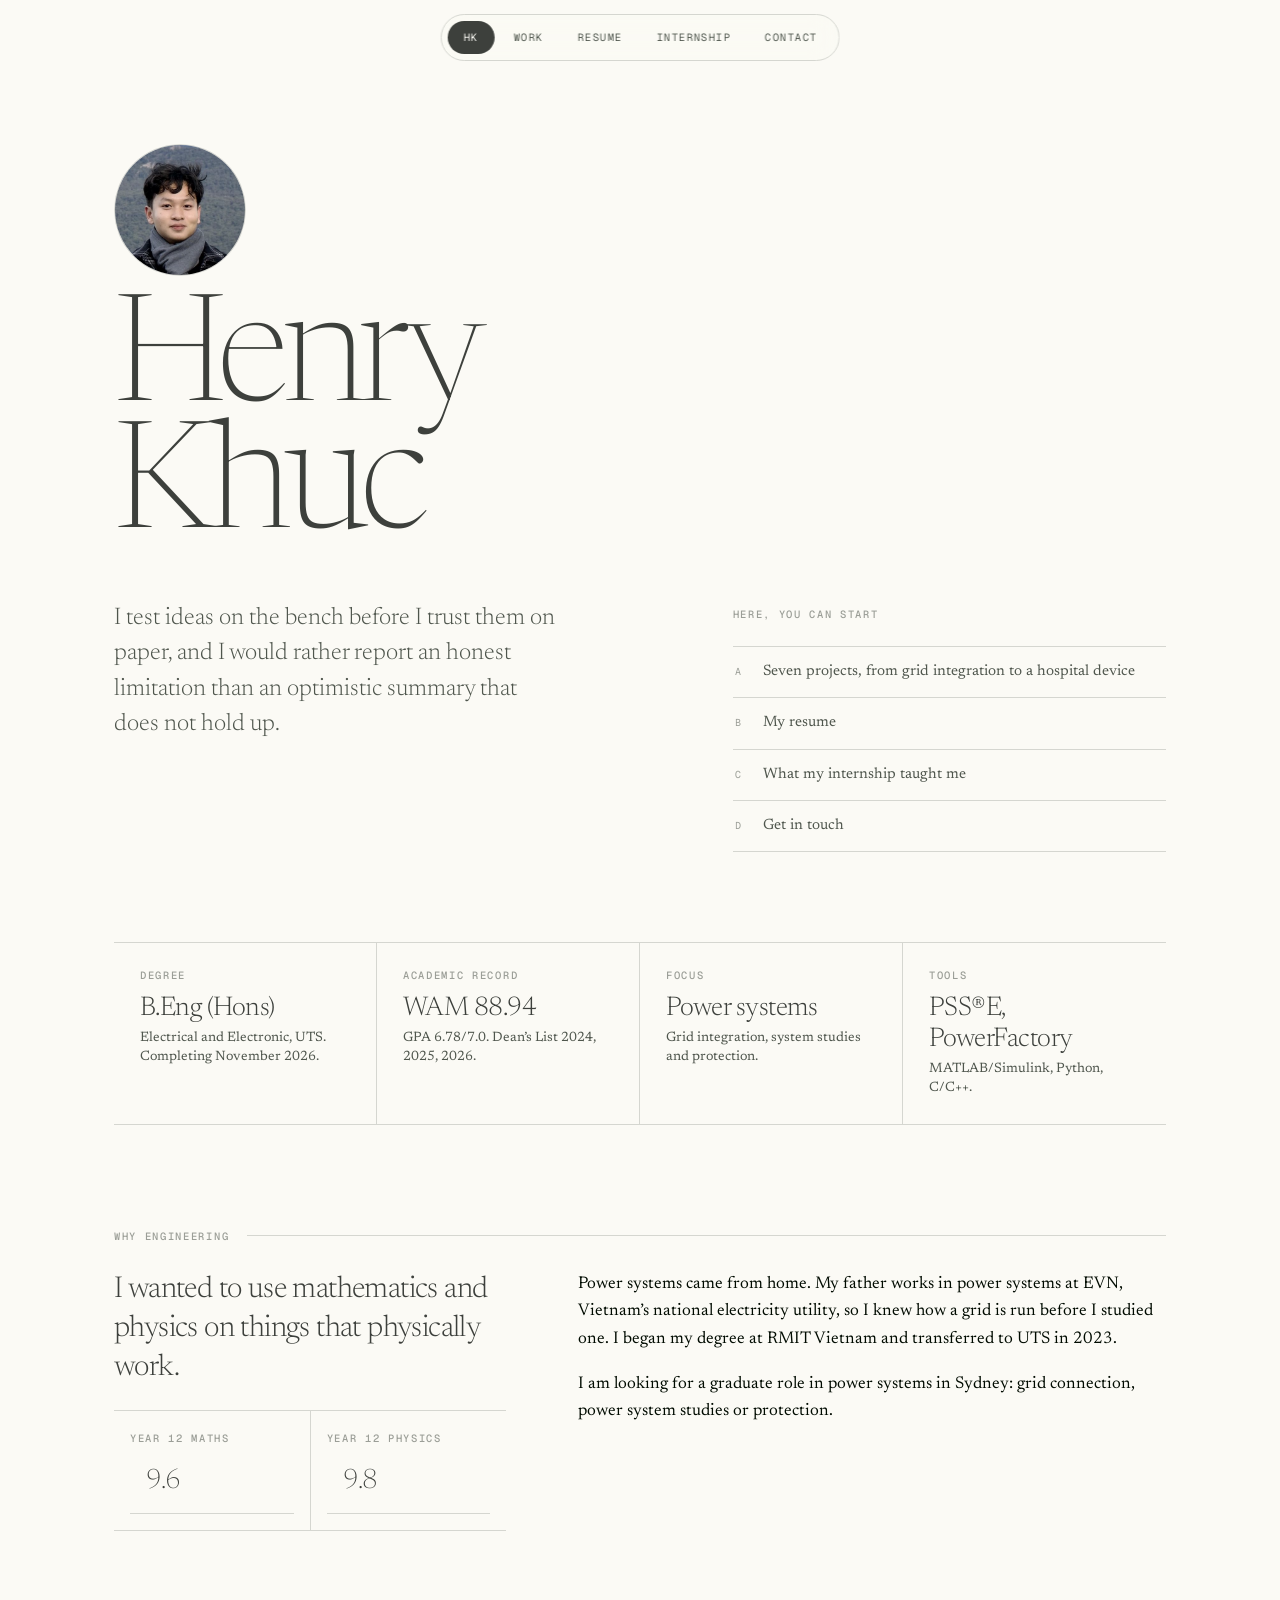
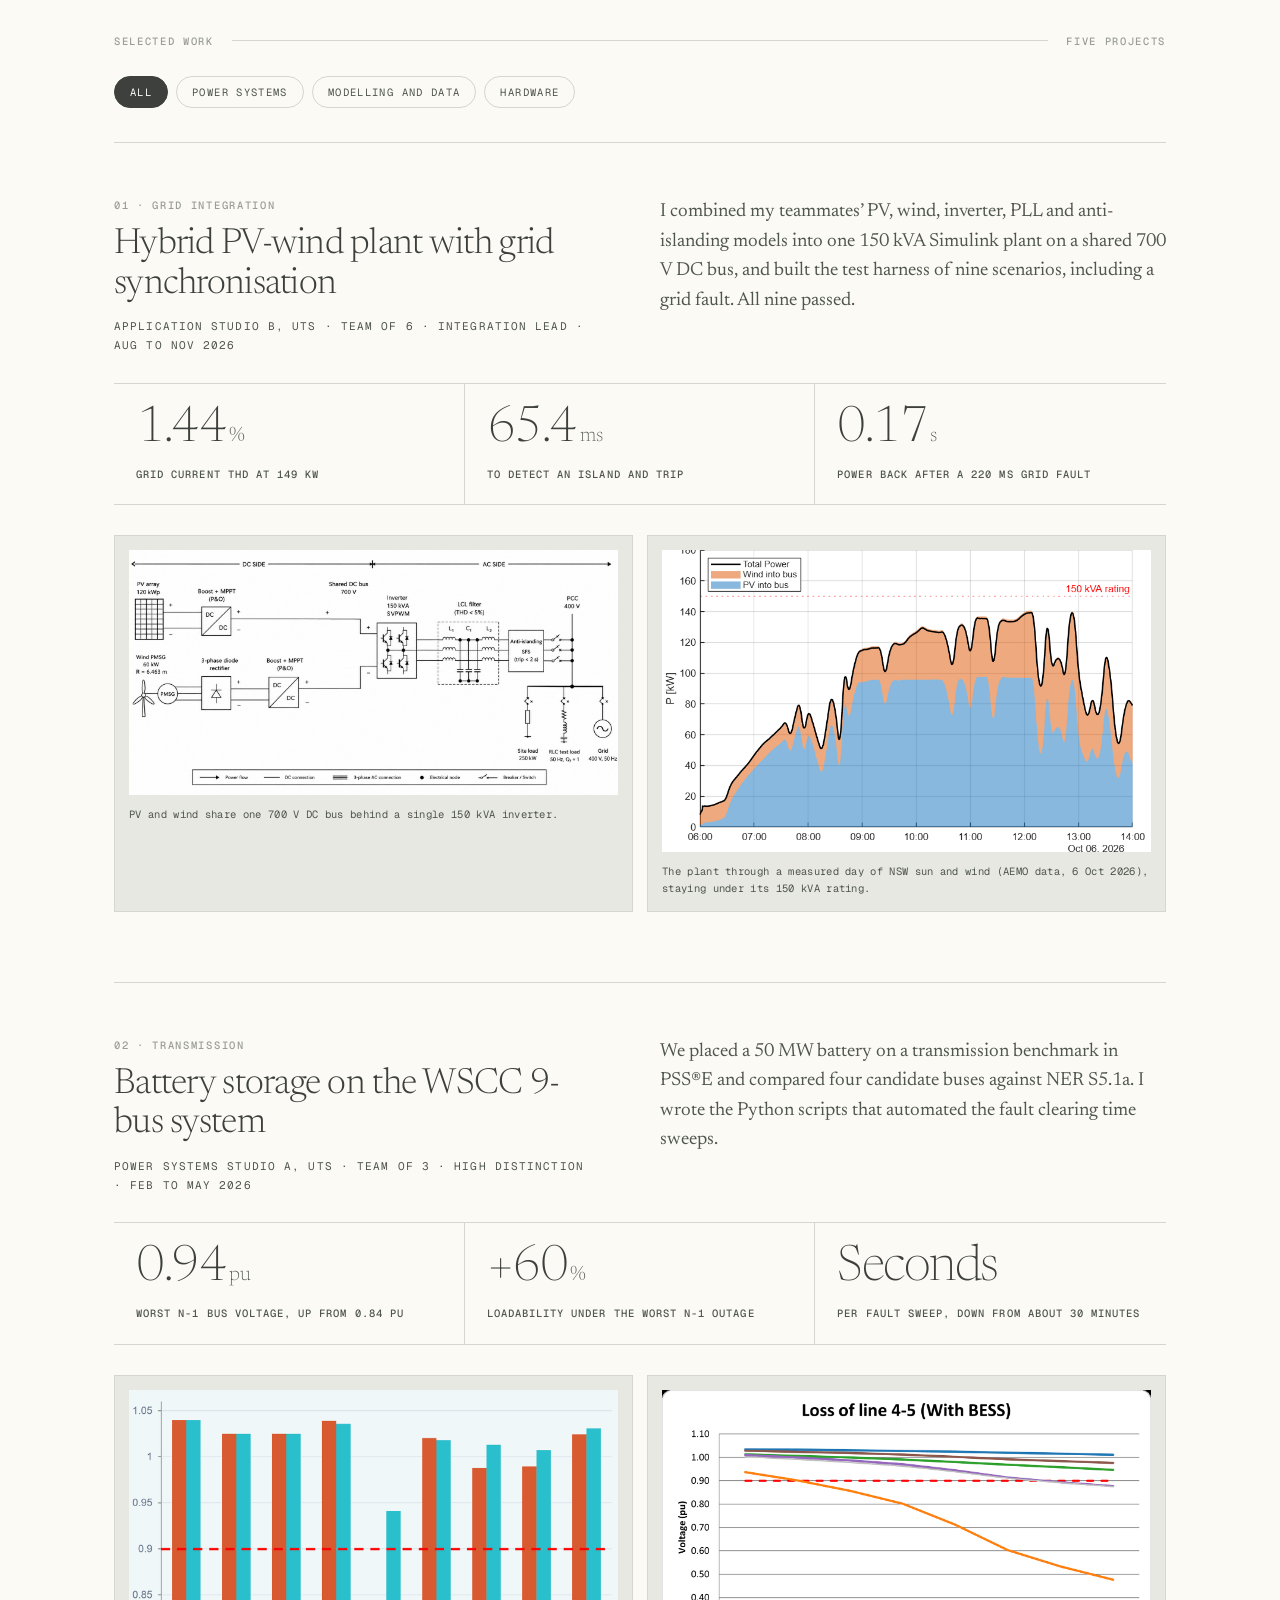
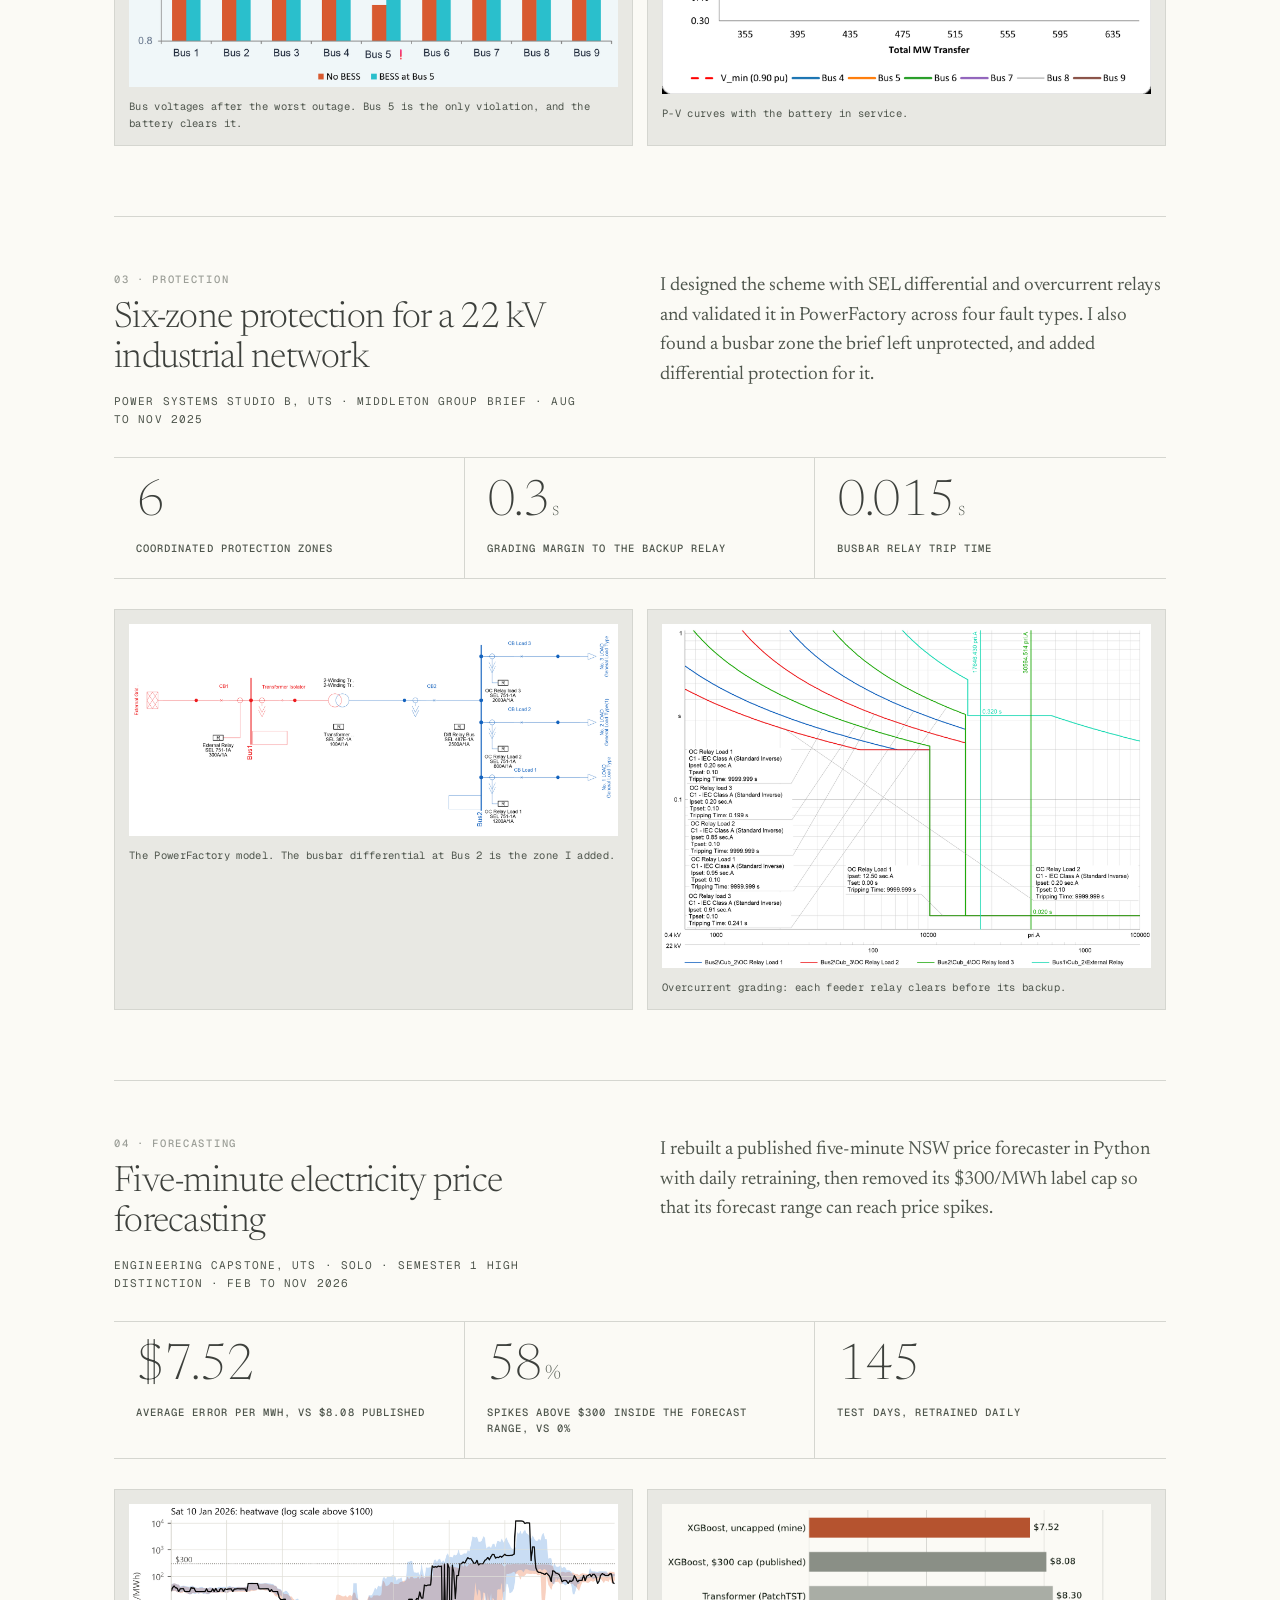
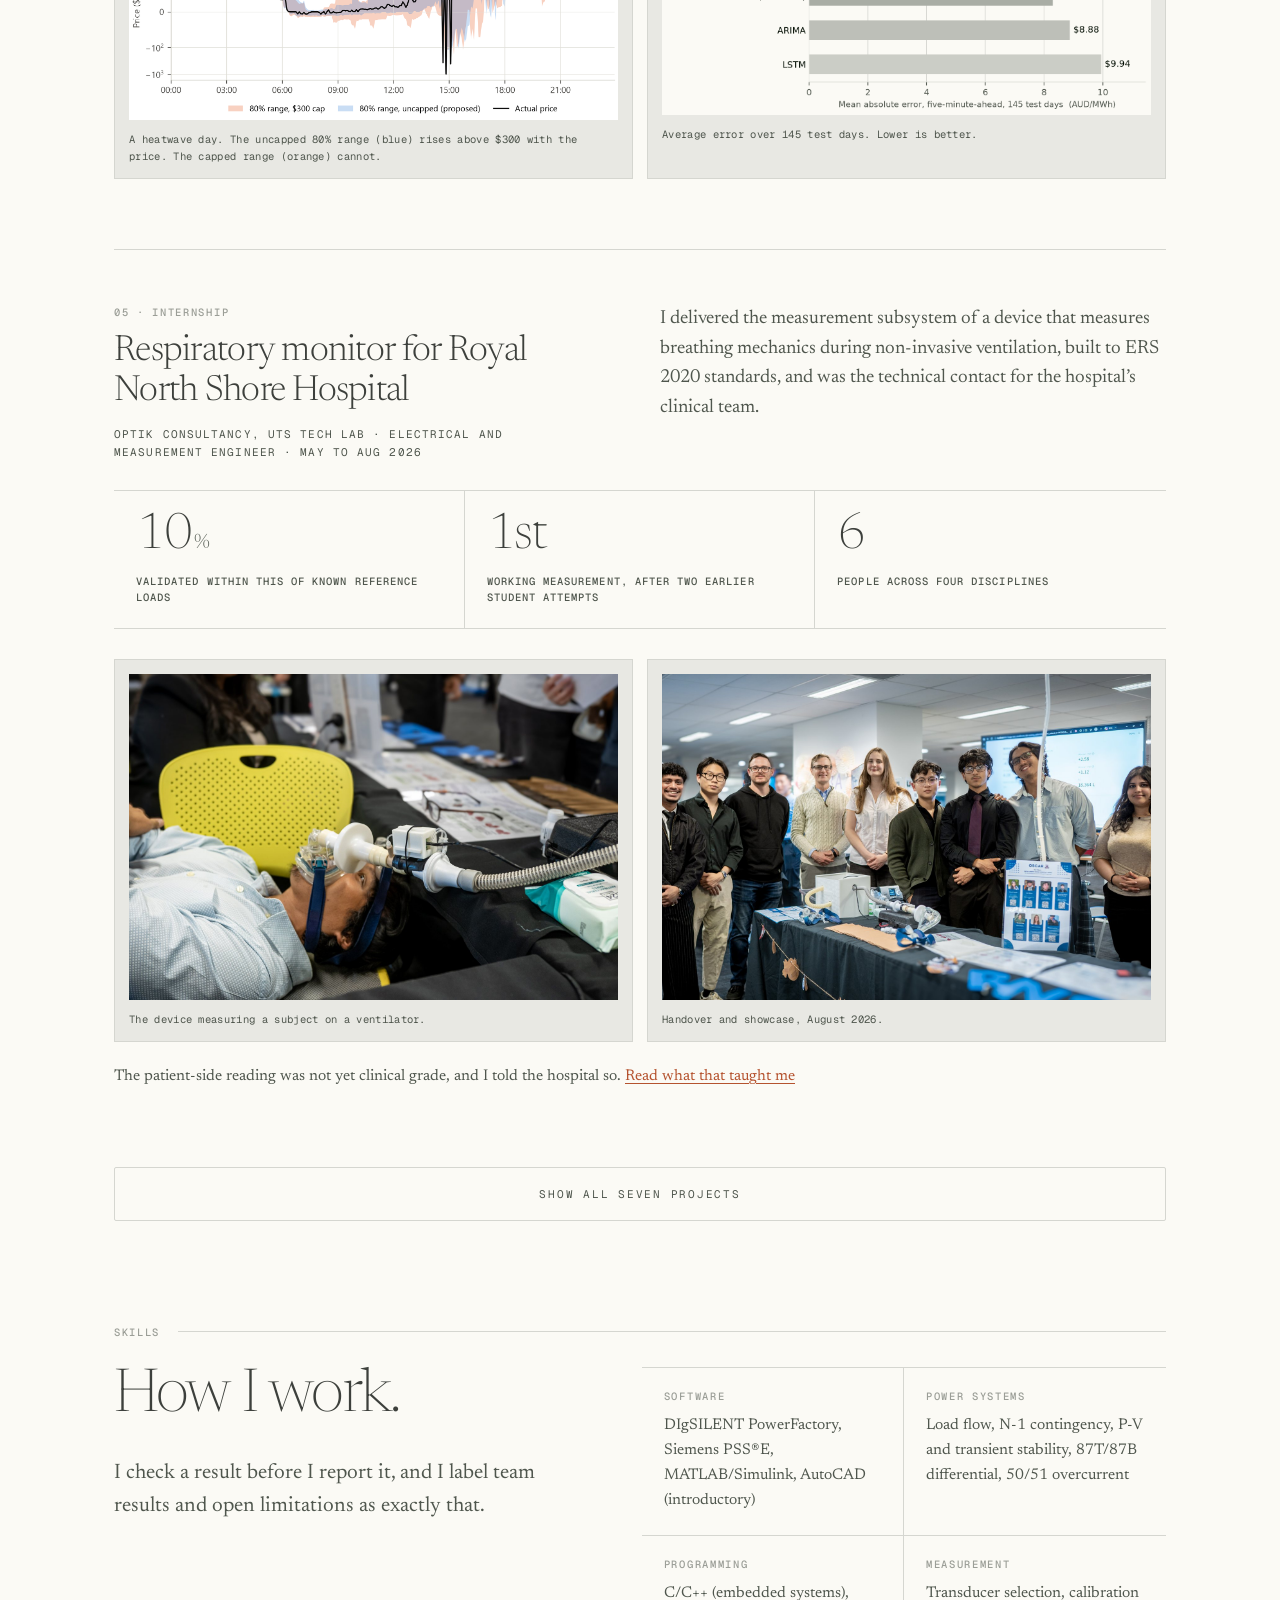
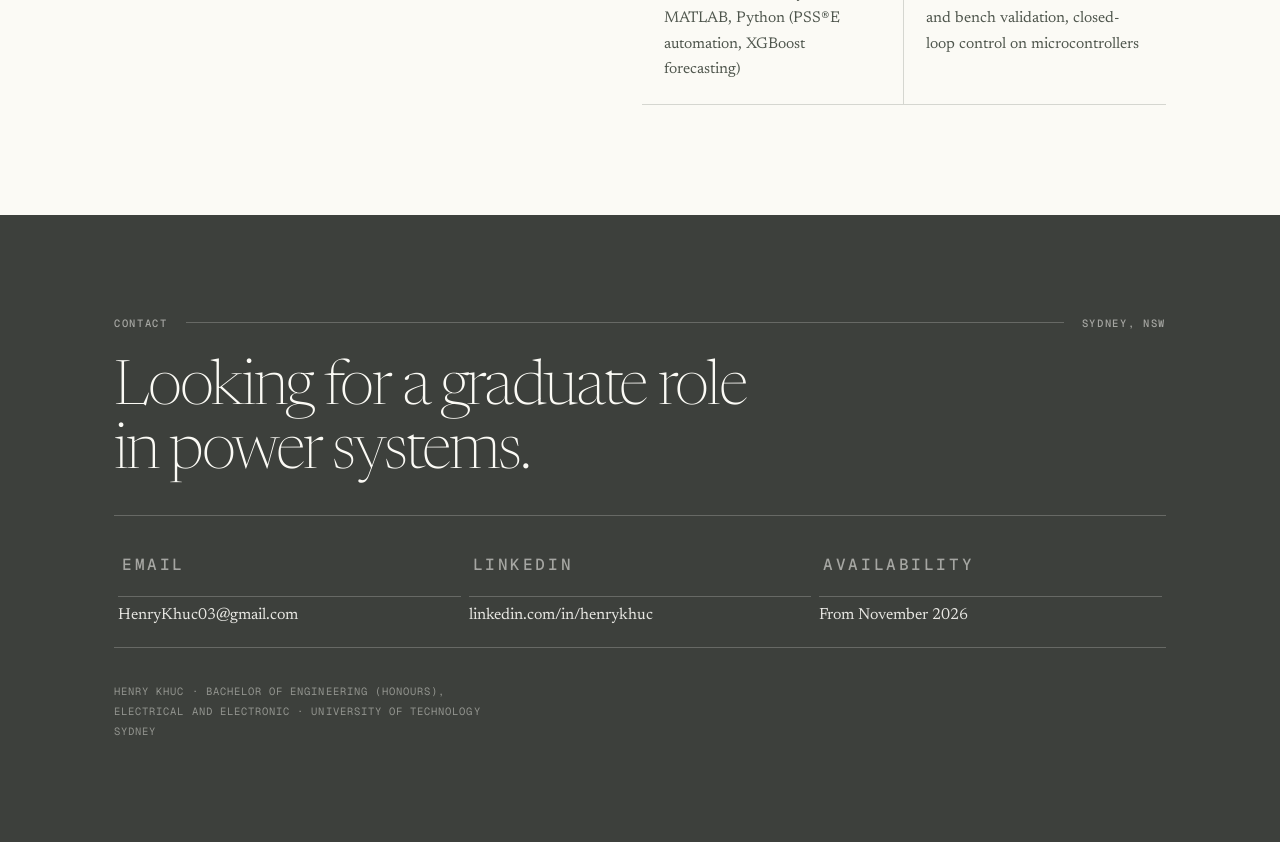
<file: index.html>
<!doctype html>
<html lang="en">
<head>
<meta charset="utf-8">
<meta name="viewport" content="width=device-width, initial-scale=1, viewport-fit=cover">
<title>Henry Khuc &middot; Electrical Engineering Portfolio</title>
<meta name="description" content="Henry Khuc, final year Electrical and Electronic Engineering (Honours) student at UTS. Power systems projects in grid integration, transmission, protection and price forecasting.">
<link rel="preconnect" href="https://fonts.googleapis.com">
<link rel="preconnect" href="https://fonts.gstatic.com" crossorigin>
<link href="https://fonts.googleapis.com/css2?family=Newsreader:opsz,wght@6..72,200..600&family=Geist+Mono:wght@400..600&display=swap" rel="stylesheet">
<link rel="stylesheet" href="assets/css/style.css">
</head>
<body>

<nav class="nav" aria-label="Primary">
  <a class="home" href="index.html" aria-current="page">HK</a>
  <a class="opt" href="index.html#work">Work</a>
  <a href="resume.html">Resume</a>
  <a href="internship.html">Internship</a>
  <a class="opt" href="index.html#contact">Contact</a>
</nav>

<!-- ============================= HERO ============================= -->
<header class="hero wrap" id="top">
  <img class="portrait" src="assets/img/headshot.jpg" alt="Henry Khuc" width="132" height="132">
  <h1>Henry<br>Khuc</h1>
  <div class="hero-grid">
    <p class="hero-statement">
      I test ideas on the bench before I trust them on paper, and I would rather
      report an honest limitation than an optimistic summary that does not hold up.
    </p>
    <div>
      <span class="label">Here, you can start</span>
      <ul class="start-list">
        <li><a href="#work"><span class="key">A</span><span>Seven projects, from grid integration to a hospital device</span></a></li>
        <li><a href="resume.html"><span class="key">B</span><span>My resume</span></a></li>
        <li><a href="internship.html"><span class="key">C</span><span>What my internship taught me</span></a></li>
        <li><a href="#contact"><span class="key">D</span><span>Get in touch</span></a></li>
      </ul>
    </div>
  </div>
</header>

<div class="wrap">
  <div class="facts">
    <div class="fact">
      <span class="label">Degree</span>
      <div class="v">B.Eng (Hons)</div>
      <div class="s">Electrical and Electronic, UTS. Completing November 2026.</div>
    </div>
    <div class="fact">
      <span class="label">Academic record</span>
      <div class="v">WAM 88.94</div>
      <div class="s">GPA 6.78/7.0. Dean&rsquo;s List 2024, 2025, 2026.</div>
    </div>
    <div class="fact">
      <span class="label">Focus</span>
      <div class="v">Power systems</div>
      <div class="s">Grid integration, system studies and protection.</div>
    </div>
    <div class="fact">
      <span class="label">Tools</span>
      <div class="v">PSS&reg;E, PowerFactory</div>
      <div class="s">MATLAB/Simulink, Python, C/C++.</div>
    </div>
  </div>
</div>

<!-- ============================= ORIGIN ============================= -->
<section class="wrap" id="why">
  <div class="section-head">
    <span class="label">Why engineering</span>
    <span class="bar"></span>
  </div>
  <div class="origin">
    <div>
      <p class="pull">I wanted to use mathematics and physics on things that physically work.</p>
      <div class="marks">
        <div><span class="label">Year 12 maths</span><div class="v">9.6</div></div>
        <div><span class="label">Year 12 physics</span><div class="v">9.8</div></div>
      </div>
    </div>
    <div>
      <p>
        Power systems came from home. My father works in power systems at EVN,
        Vietnam&rsquo;s national electricity utility, so I knew how a grid is run before I
        studied one. I began my degree at RMIT Vietnam and transferred to UTS in 2023.
      </p>
      <p>
        I am looking for a graduate role in power systems in Sydney: grid connection,
        power system studies or protection.
      </p>
    </div>
  </div>
</section>

<!-- ============================= WORK ============================= -->
<main class="wrap" id="work">
  <div class="section-head">
    <span class="label">Selected work</span>
    <span class="bar"></span>
    <span class="label" id="work-count">Five projects</span>
  </div>

  <div class="filters" role="group" aria-label="Filter projects by area">
    <button type="button" data-filter="all" aria-pressed="true">All</button>
    <button type="button" data-filter="power" aria-pressed="false">Power systems</button>
    <button type="button" data-filter="data" aria-pressed="false">Modelling and data</button>
    <button type="button" data-filter="hardware" aria-pressed="false">Hardware</button>
  </div>

  <!-- ---------- 01 PV-wind ---------- -->
  <article class="project" data-area="power data">
    <div class="p-top">
      <div class="p-meta">
        <span class="label">01 &middot; Grid integration</span>
        <h3>Hybrid PV-wind plant with grid synchronisation</h3>
        <div class="p-org">Application Studio B, UTS &middot; Team of 6 &middot; Integration lead &middot; Aug to Nov 2026</div>
      </div>
      <p class="p-sum">
        I combined my teammates&rsquo; PV, wind, inverter, PLL and anti-islanding models
        into one 150 kVA Simulink plant on a shared 700 V DC bus, and built the test
        harness of nine scenarios, including a grid fault. All nine passed.
      </p>
    </div>
    <div class="metrics">
      <div class="m"><div class="mv">1.44<small>%</small></div><span class="label">Grid current THD at 149 kW</span></div>
      <div class="m"><div class="mv">65.4<small>ms</small></div><span class="label">To detect an island and trip</span></div>
      <div class="m"><div class="mv">0.17<small>s</small></div><span class="label">Power back after a 220 ms grid fault</span></div>
    </div>
    <div class="figs two">
      <figure>
        <img src="assets/img/pvw-sld.png" alt="Single line diagram: a PV array and a wind generator feed a shared 700 V DC bus, then one 150 kVA inverter, an LCL filter and anti-islanding protection connect to the 400 V grid." loading="lazy" width="1600" height="800">
        <figcaption>PV and wind share one 700 V DC bus behind a single 150 kVA inverter.</figcaption>
      </figure>
      <figure>
        <img src="assets/img/pvw-day.png" alt="Stacked area chart of plant output from 6 am to 2 pm, PV and wind combined, peaking near 140 kW under a 150 kVA rating line." loading="lazy" width="822" height="508">
        <figcaption>The plant through a measured day of NSW sun and wind (AEMO data, 6 Oct 2026), staying under its 150 kVA rating.</figcaption>
      </figure>
    </div>
  </article>

  <!-- ---------- 02 BESS ---------- -->
  <article class="project" data-area="power data">
    <div class="p-top">
      <div class="p-meta">
        <span class="label">02 &middot; Transmission</span>
        <h3>Battery storage on the WSCC 9-bus system</h3>
        <div class="p-org">Power Systems Studio A, UTS &middot; Team of 3 &middot; High Distinction &middot; Feb to May 2026</div>
      </div>
      <p class="p-sum">
        We placed a 50 MW battery on a transmission benchmark in PSS&reg;E and compared
        four candidate buses against NER S5.1a. I wrote the Python scripts that automated
        the fault clearing time sweeps.
      </p>
    </div>
    <div class="metrics">
      <div class="m"><div class="mv">0.94<small>pu</small></div><span class="label">Worst N-1 bus voltage, up from 0.84 pu</span></div>
      <div class="m"><div class="mv">+60<small>%</small></div><span class="label">Loadability under the worst N-1 outage</span></div>
      <div class="m"><div class="mv">Seconds</div><span class="label">Per fault sweep, down from about 30 minutes</span></div>
    </div>
    <div class="figs two">
      <figure>
        <img src="assets/img/bess-n1.png" alt="Bar chart of bus voltages after the worst outage, with and without the battery. Bus 5 rises from below to above the 0.9 pu limit." loading="lazy" width="1600" height="972">
        <figcaption>Bus voltages after the worst outage. Bus 5 is the only violation, and the battery clears it.</figcaption>
      </figure>
      <figure>
        <img src="assets/img/bess-pv.png" alt="P-V curves for the monitored buses with the battery in service." loading="lazy" width="1600" height="997">
        <figcaption>P-V curves with the battery in service.</figcaption>
      </figure>
    </div>
  </article>

  <!-- ---------- 03 Protection ---------- -->
  <article class="project" data-area="power">
    <div class="p-top">
      <div class="p-meta">
        <span class="label">03 &middot; Protection</span>
        <h3>Six-zone protection for a 22 kV industrial network</h3>
        <div class="p-org">Power Systems Studio B, UTS &middot; Middleton Group brief &middot; Aug to Nov 2025</div>
      </div>
      <p class="p-sum">
        I designed the scheme with SEL differential and overcurrent relays and validated it
        in PowerFactory across four fault types. I also found a busbar zone the brief left
        unprotected, and added differential protection for it.
      </p>
    </div>
    <div class="metrics">
      <div class="m"><div class="mv">6</div><span class="label">Coordinated protection zones</span></div>
      <div class="m"><div class="mv">0.3<small>s</small></div><span class="label">Grading margin to the backup relay</span></div>
      <div class="m"><div class="mv">0.015<small>s</small></div><span class="label">Busbar relay trip time</span></div>
    </div>
    <div class="figs two">
      <figure>
        <img src="assets/img/at4-network.png" alt="PowerFactory model of the network showing relay locations and CT ratios at each zone." loading="lazy" width="1800" height="778">
        <figcaption>The PowerFactory model. The busbar differential at Bus 2 is the zone I added.</figcaption>
      </figure>
      <figure>
        <img src="assets/img/at4-grading.png" alt="Time current grading curves for the feeder overcurrent relays and the upstream relay." loading="lazy" width="1800" height="1264">
        <figcaption>Overcurrent grading: each feeder relay clears before its backup.</figcaption>
      </figure>
    </div>
  </article>

  <!-- ---------- 04 Capstone ---------- -->
  <article class="project" data-area="data power">
    <div class="p-top">
      <div class="p-meta">
        <span class="label">04 &middot; Forecasting</span>
        <h3>Five-minute electricity price forecasting</h3>
        <div class="p-org">Engineering Capstone, UTS &middot; Solo &middot; Semester 1 High Distinction &middot; Feb to Nov 2026</div>
      </div>
      <p class="p-sum">
        I rebuilt a published five-minute NSW price forecaster in Python with daily
        retraining, then removed its $300/MWh label cap so that its forecast range can
        reach price spikes.
      </p>
    </div>
    <div class="metrics">
      <div class="m"><div class="mv">$7.52</div><span class="label">Average error per MWh, vs $8.08 published</span></div>
      <div class="m"><div class="mv">58<small>%</small></div><span class="label">Spikes above $300 inside the forecast range, vs 0%</span></div>
      <div class="m"><div class="mv">145</div><span class="label">Test days, retrained daily</span></div>
    </div>
    <div class="figs two">
      <figure>
        <img src="assets/img/capstone-range.png" alt="Price on a January heatwave day on a log scale, with the uncapped 80 percent forecast range rising above 300 dollars while the capped range stays below." loading="lazy" width="1800" height="793">
        <figcaption>A heatwave day. The uncapped 80% range (blue) rises above $300 with the price. The capped range (orange) cannot.</figcaption>
      </figure>
      <figure>
        <img src="assets/img/capstone-mae.png" alt="Bar chart of average error: uncapped XGBoost 7.52, capped XGBoost 8.08, PatchTST transformer 8.30, ARIMA 8.88, LSTM 9.94 dollars per megawatt hour." loading="lazy" width="1440" height="620">
        <figcaption>Average error over 145 test days. Lower is better.</figcaption>
      </figure>
    </div>
  </article>

  <!-- ---------- 05 Optik ---------- -->
  <article class="project" data-area="hardware data">
    <div class="p-top">
      <div class="p-meta">
        <span class="label">05 &middot; Internship</span>
        <h3>Respiratory monitor for Royal North Shore Hospital</h3>
        <div class="p-org">Optik Consultancy, UTS Tech Lab &middot; Electrical and measurement engineer &middot; May to Aug 2026</div>
      </div>
      <p class="p-sum">
        I delivered the measurement subsystem of a device that measures breathing mechanics
        during non-invasive ventilation, built to ERS 2020 standards, and was the technical
        contact for the hospital&rsquo;s clinical team.
      </p>
    </div>
    <div class="metrics">
      <div class="m"><div class="mv">10<small>%</small></div><span class="label">Validated within this of known reference loads</span></div>
      <div class="m"><div class="mv">1st</div><span class="label">Working measurement, after two earlier student attempts</span></div>
      <div class="m"><div class="mv">6</div><span class="label">People across four disciplines</span></div>
    </div>
    <div class="figs two">
      <figure class="photo">
        <img src="assets/img/optik-measure.jpg" alt="A subject lying down wearing a ventilation mask connected to the device." loading="lazy" width="1800" height="1050">
        <figcaption>The device measuring a subject on a ventilator.</figcaption>
      </figure>
      <figure class="photo">
        <img src="assets/img/optik-team.jpg" alt="The project team behind their showcase table with the device." loading="lazy" width="1800" height="1012">
        <figcaption>Handover and showcase, August 2026.</figcaption>
      </figure>
    </div>
    <p class="p-note">
      The patient-side reading was not yet clinical grade, and I told the hospital so.
      <a href="internship.html">Read what that taught me</a>
    </p>
  </article>

  <!-- ---------- smaller projects, behind "show all" ---------- -->
  <div class="minis">
    <article class="project extra mini" data-area="power data" hidden>
      <figure>
        <img src="assets/img/mg-architecture.png" alt="Microgrid architecture: solar and battery on a DC side, hydro on an AC side, joined at a common AC bus." loading="lazy" width="1800" height="1046">
      </figure>
      <span class="label">06 &middot; Microgrid</span>
      <h4>Hybrid microgrid for a remote site</h4>
      <div class="p-org">Professional Studio A &middot; Team of 6 &middot; High Distinction &middot; 2025</div>
      <p>I modelled the battery and its bidirectional DC/DC converter in Simscape, and argued the team from a DC bus to a common AC bus using published research.</p>
    </article>
    <article class="project extra mini" data-area="hardware" hidden>
      <figure>
        <img src="assets/img/buck-board.jpg" alt="Annotated photo of the buck converter breadboard with heat sinks, filter capacitors and the wound inductor." loading="lazy" width="1024" height="852">
      </figure>
      <span class="label">07 &middot; Power electronics</span>
      <h4>Synchronous buck converter, 40 V to 10 V</h4>
      <div class="p-org">Power Electronics &middot; Team of 4 &middot; High Distinction &middot; 2025</div>
      <p>I wound a 300 &micro;H inductor that raised the converter&rsquo;s efficiency from 68.9% to 90.6%.</p>
    </article>
  </div>

  <button class="more-btn" id="more" type="button" aria-expanded="false">Show all seven projects</button>
</main>

<!-- ============================= APPROACH ============================= -->
<section class="wrap" id="approach">
  <div class="section-head">
    <span class="label">Skills</span>
    <span class="bar"></span>
  </div>
  <div class="two-col">
    <div>
      <h2 class="display">How I work.</h2>
      <p class="lede">
        I check a result before I report it, and I label team results and open
        limitations as exactly that.
      </p>
    </div>
    <div class="skills">
      <div class="skill">
        <span class="label">Software</span>
        <p>DIgSILENT PowerFactory, Siemens PSS&reg;E, MATLAB/Simulink, AutoCAD (introductory)</p>
      </div>
      <div class="skill">
        <span class="label">Power systems</span>
        <p>Load flow, N-1 contingency, P-V and transient stability, 87T/87B differential, 50/51 overcurrent</p>
      </div>
      <div class="skill">
        <span class="label">Programming</span>
        <p>C/C++ (embedded systems), MATLAB, Python (PSS&reg;E automation, XGBoost forecasting)</p>
      </div>
      <div class="skill">
        <span class="label">Measurement</span>
        <p>Transducer selection, calibration and bench validation, closed-loop control on microcontrollers</p>
      </div>
    </div>
  </div>
</section>

<!-- ============================= CONTACT ============================= -->
<footer class="contact" id="contact">
  <div class="wrap">
    <div class="section-head">
      <span class="label">Contact</span>
      <span class="bar"></span>
      <span class="label">Sydney, NSW</span>
    </div>
    <h2>Looking for a graduate role<br>in power systems.</h2>
    <div class="links">
      <a href="mailto:HenryKhuc03@gmail.com">
        <span class="label">Email</span>HenryKhuc03@gmail.com
      </a>
      <a href="https://www.linkedin.com/in/henry-khuc-1575ba28a/" target="_blank" rel="noopener">
        <span class="label">LinkedIn</span>linkedin.com/in/henrykhuc
      </a>
      <span>
        <span class="label">Availability</span>From November 2026
      </span>
    </div>
    <p class="colophon">
      Henry Khuc &middot; Bachelor of Engineering (Honours), Electrical and Electronic &middot;
      University of Technology Sydney
    </p>
  </div>
</footer>

<script>
(function () {
  var projects = Array.prototype.slice.call(document.querySelectorAll('.project'));
  var buttons  = Array.prototype.slice.call(document.querySelectorAll('.filters button'));
  var moreBtn  = document.getElementById('more');
  var count    = document.getElementById('work-count');
  var expanded = false;
  var filter   = 'all';

  var WORDS = ['No', 'One', 'Two', 'Three', 'Four', 'Five', 'Six', 'Seven'];

  function matches(el) {
    return filter === 'all' || el.dataset.area.split(' ').indexOf(filter) !== -1;
  }

  function render() {
    var shown = 0;
    projects.forEach(function (el) {
      var visible = matches(el) && (expanded || !el.classList.contains('extra'));
      el.hidden = !visible;
      if (visible) shown++;
    });

    // The toggle only makes sense when the current filter includes a smaller project.
    var extrasInFilter = projects.filter(function (el) {
      return el.classList.contains('extra') && matches(el);
    }).length;
    moreBtn.hidden = extrasInFilter === 0;
    moreBtn.textContent = expanded ? 'Show fewer projects'
      : filter === 'all' ? 'Show all seven projects' : 'Show more projects';
    moreBtn.setAttribute('aria-expanded', String(expanded));

    var label = WORDS[shown] || shown;
    count.textContent = shown === 1 ? 'One project' : label + ' projects';
  }

  buttons.forEach(function (btn) {
    btn.addEventListener('click', function () {
      filter = btn.dataset.filter;
      buttons.forEach(function (b) {
        b.setAttribute('aria-pressed', String(b === btn));
      });
      if (filter !== 'all') expanded = true;
      render();
    });
  });

  moreBtn.addEventListener('click', function () {
    expanded = !expanded;
    render();
    // Collapsing removes content above the button, so bring it back into view.
    if (!expanded) moreBtn.scrollIntoView({ block: 'center' });
  });

  render();
})();
</script>

</body>
</html>
</file>
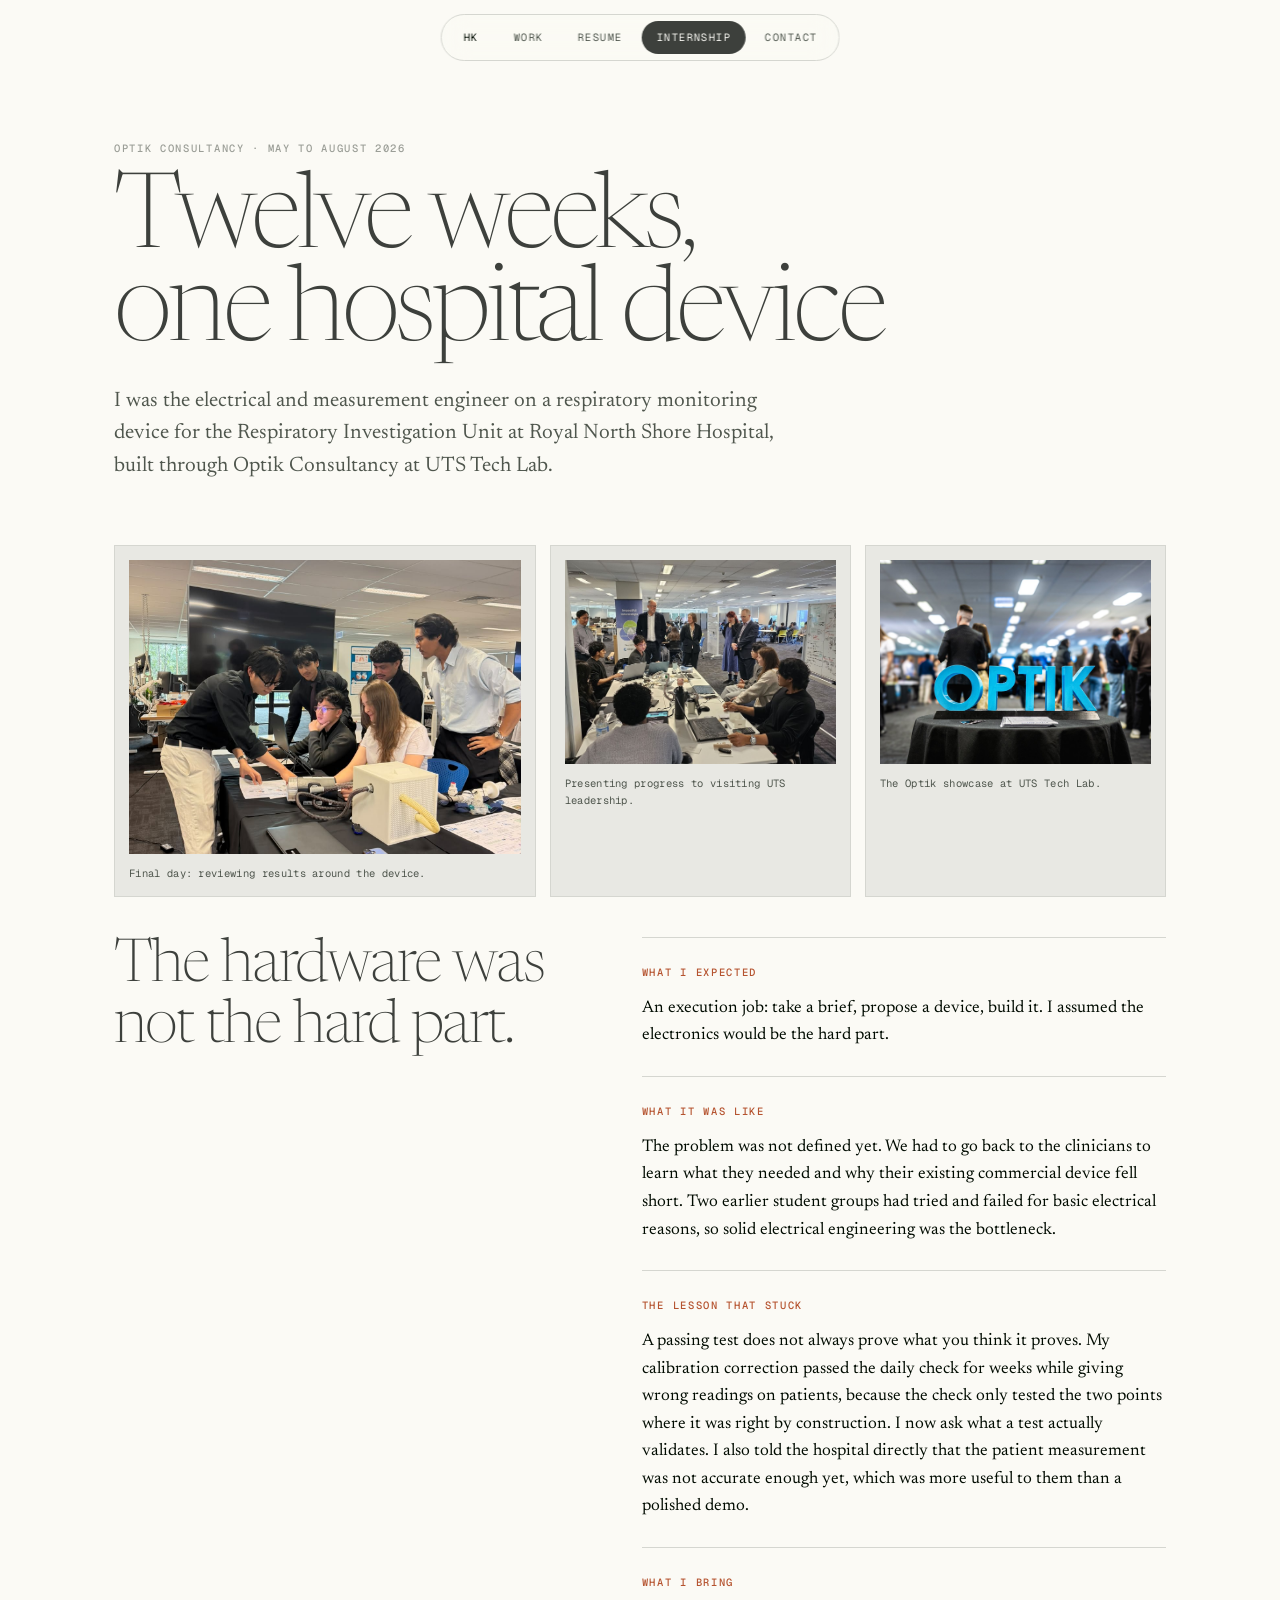
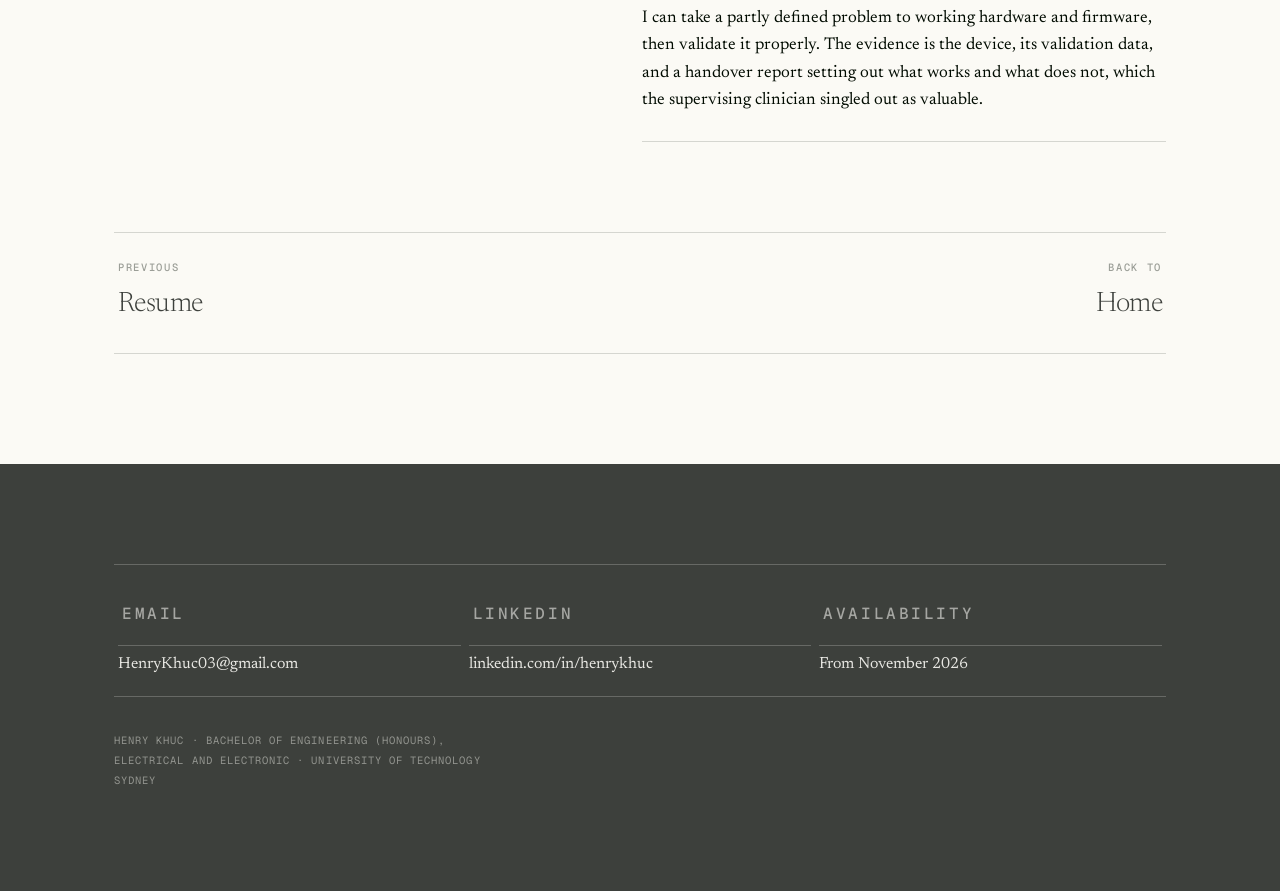
<file: internship.html>
<!doctype html>
<html lang="en">
<head>
<meta charset="utf-8">
<meta name="viewport" content="width=device-width, initial-scale=1, viewport-fit=cover">
<title>Internship &middot; Henry Khuc</title>
<meta name="description" content="Twelve weeks as the electrical and measurement engineer on a respiratory monitoring device for Royal North Shore Hospital, through Optik Consultancy at UTS Tech Lab.">
<link rel="preconnect" href="https://fonts.googleapis.com">
<link rel="preconnect" href="https://fonts.gstatic.com" crossorigin>
<link href="https://fonts.googleapis.com/css2?family=Newsreader:opsz,wght@6..72,200..600&family=Geist+Mono:wght@400..600&display=swap" rel="stylesheet">
<link rel="stylesheet" href="assets/css/style.css">
</head>
<body>

<nav class="nav" aria-label="Primary">
  <a class="home" href="index.html">HK</a>
  <a class="opt" href="index.html#work">Work</a>
  <a href="resume.html">Resume</a>
  <a href="internship.html" aria-current="page">Internship</a>
  <a class="opt" href="index.html#contact">Contact</a>
</nav>

<header class="page-hero wrap">
  <span class="label">Optik Consultancy &middot; May to August 2026</span>
  <h1>Twelve weeks,<br>one hospital device</h1>
  <p class="lede">
    I was the electrical and measurement engineer on a respiratory monitoring device for
    the Respiratory Investigation Unit at Royal North Shore Hospital, built through Optik
    Consultancy at UTS Tech Lab.
  </p>
</header>

<main class="wrap" id="internship">
  <div class="photo-strip">
    <figure class="photo">
      <img src="assets/img/optik-device.jpg" alt="The project team gathered around the assembled device on a bench, reviewing printed results." width="1206" height="1608">
      <figcaption>Final day: reviewing results around the device.</figcaption>
    </figure>
    <figure class="photo">
      <img src="assets/img/optik-leaders.jpg" alt="The team at their workbenches presenting progress to visiting UTS staff." width="1236" height="1648">
      <figcaption>Presenting progress to visiting UTS leadership.</figcaption>
    </figure>
    <figure class="photo">
      <img src="assets/img/optik-sign.jpg" alt="The Optik sign on a table at the showcase, with attendees behind." width="1800" height="1013">
      <figcaption>The Optik showcase at UTS Tech Lab.</figcaption>
    </figure>
  </div>

  <div class="two-col">
    <div>
      <h2 class="display">The hardware was not the hard part.</h2>
    </div>
    <div>
      <div class="qa">
        <span class="label">What I expected</span>
        <p>
          An execution job: take a brief, propose a device, build it. I assumed the
          electronics would be the hard part.
        </p>
      </div>
      <div class="qa">
        <span class="label">What it was like</span>
        <p>
          The problem was not defined yet. We had to go back to the clinicians to learn what
          they needed and why their existing commercial device fell short. Two earlier
          student groups had tried and failed for basic electrical reasons, so solid
          electrical engineering was the bottleneck.
        </p>
      </div>
      <div class="qa">
        <span class="label">The lesson that stuck</span>
        <p>
          A passing test does not always prove what you think it proves. My calibration
          correction passed the daily check for weeks while giving wrong readings on
          patients, because the check only tested the two points where it was right by
          construction. I now ask what a test actually validates. I also told the hospital
          directly that the patient measurement was not accurate enough yet, which was more
          useful to them than a polished demo.
        </p>
      </div>
      <div class="qa">
        <span class="label">What I bring</span>
        <p>
          I can take a partly defined problem to working hardware and firmware, then
          validate it properly. The evidence is the device, its validation data, and a
          handover report setting out what works and what does not, which the supervising
          clinician singled out as valuable.
        </p>
      </div>
    </div>
  </div>

  <nav class="pager" aria-label="Portfolio pages">
    <a href="resume.html"><span class="label">Previous</span><span class="t">Resume</span></a>
    <a class="next" href="index.html"><span class="label">Back to</span><span class="t">Home</span></a>
  </nav>
</main>

<footer class="contact" id="contact">
  <div class="wrap">
    <div class="links">
      <a href="mailto:HenryKhuc03@gmail.com"><span class="label">Email</span>HenryKhuc03@gmail.com</a>
      <a href="https://www.linkedin.com/in/henry-khuc-1575ba28a/" target="_blank" rel="noopener"><span class="label">LinkedIn</span>linkedin.com/in/henrykhuc</a>
      <span><span class="label">Availability</span>From November 2026</span>
    </div>
    <p class="colophon">Henry Khuc &middot; Bachelor of Engineering (Honours), Electrical and Electronic &middot; University of Technology Sydney</p>
  </div>
</footer>

</body>
</html>
</file>
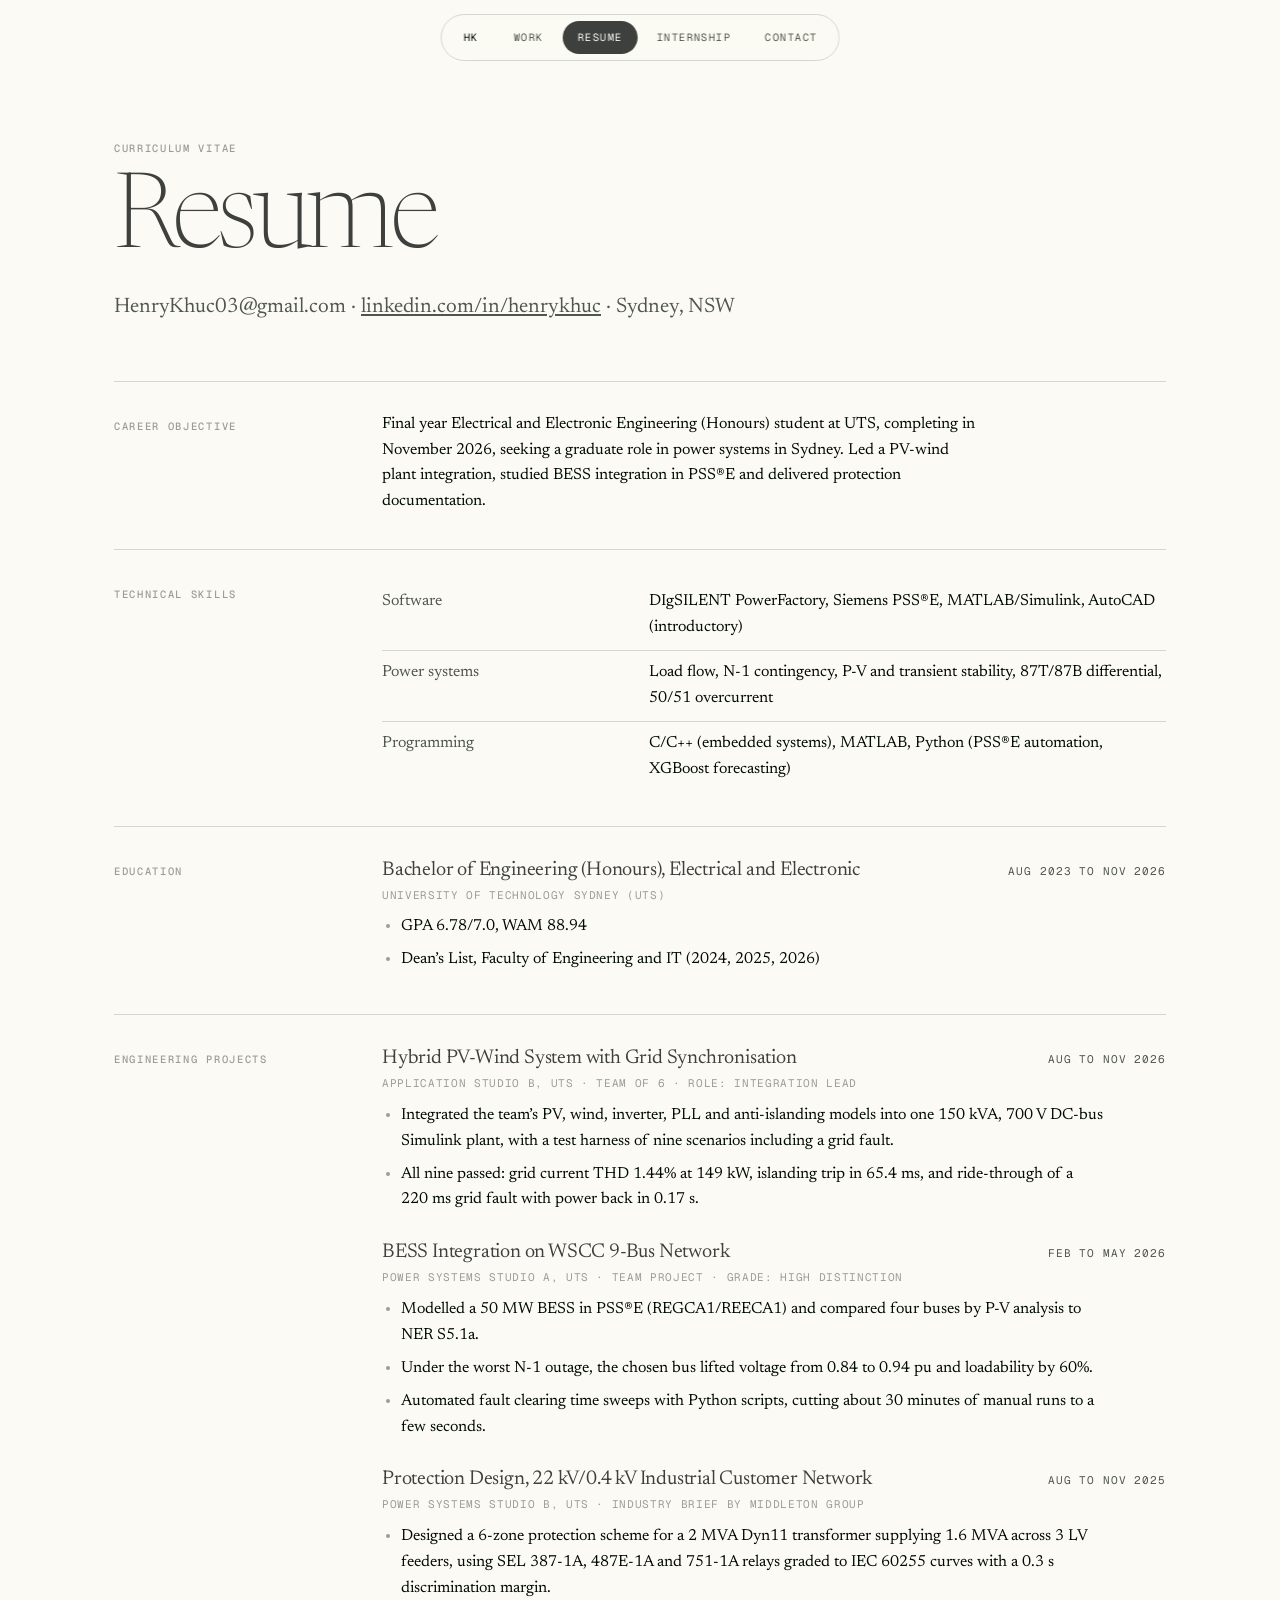
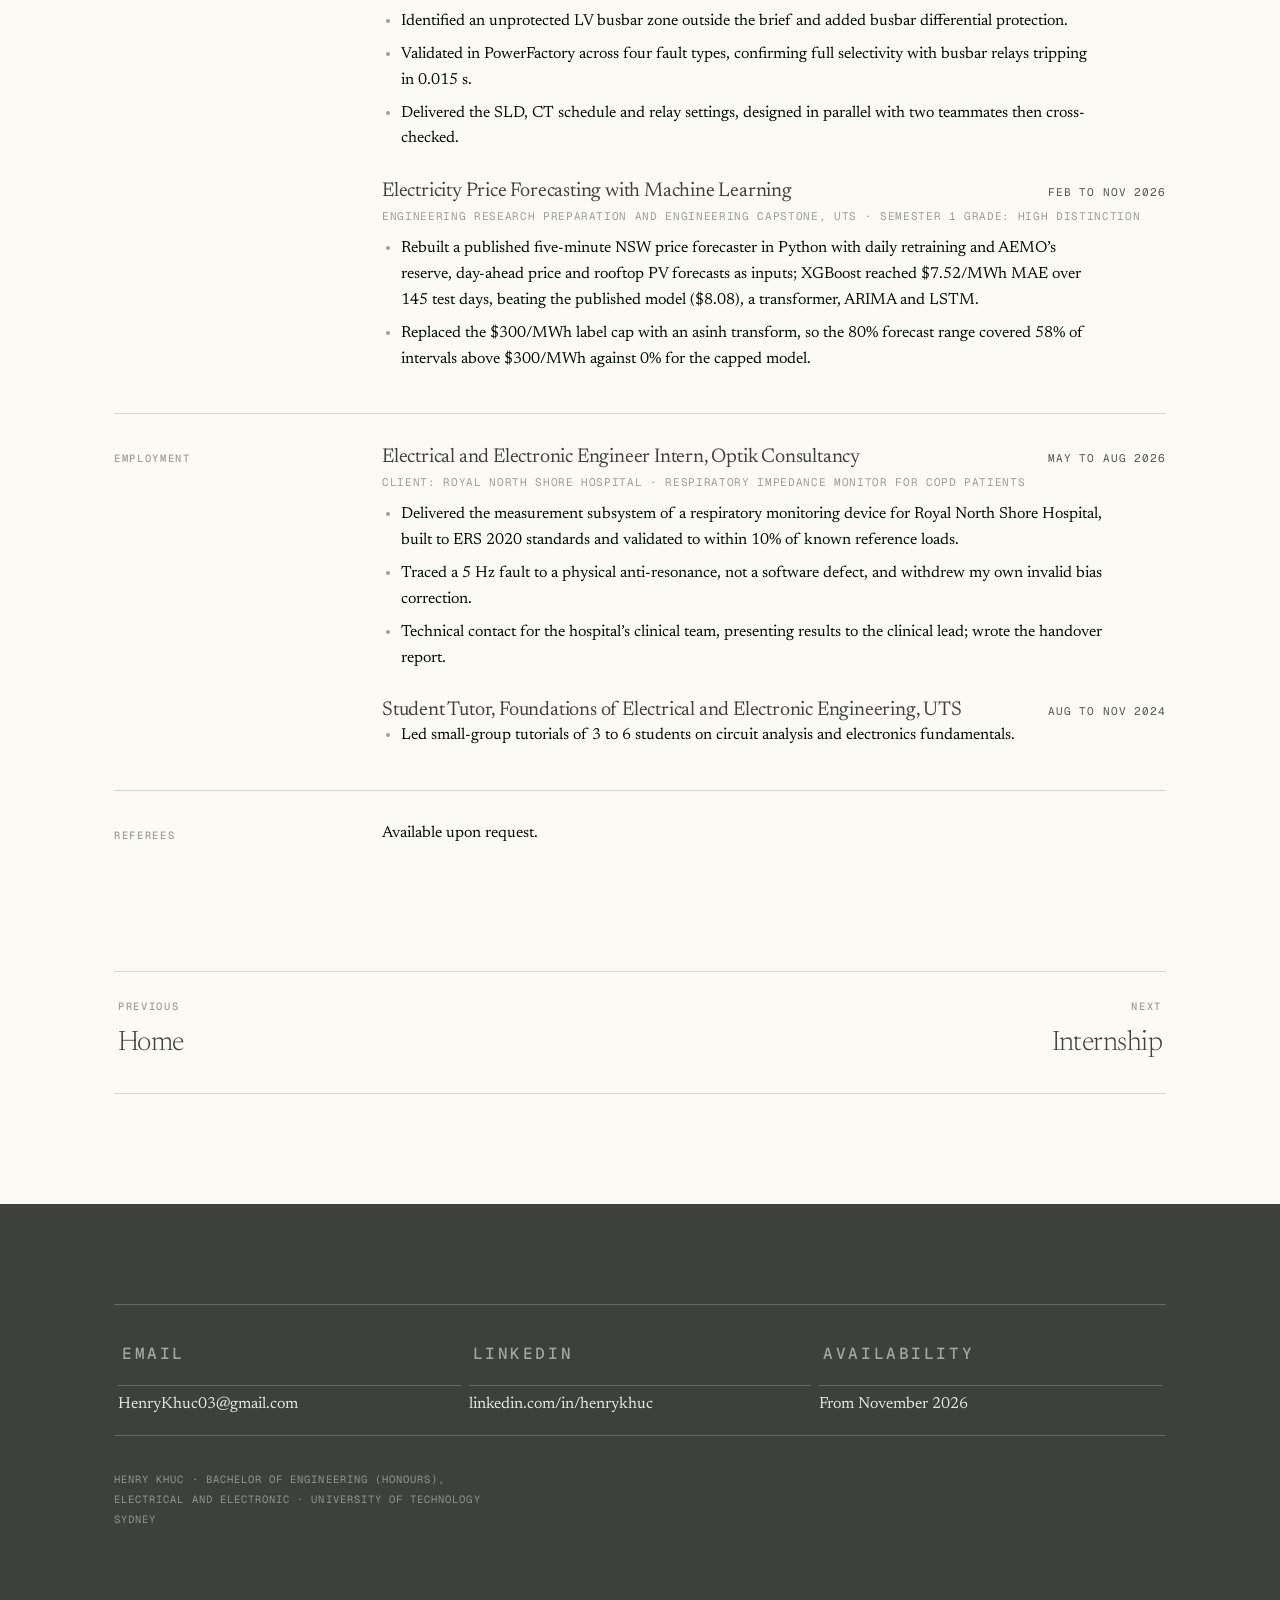
<file: resume.html>
<!doctype html>
<html lang="en">
<head>
<meta charset="utf-8">
<meta name="viewport" content="width=device-width, initial-scale=1, viewport-fit=cover">
<title>Resume &middot; Henry Khuc</title>
<meta name="description" content="Resume of Henry Khuc, final year Electrical and Electronic Engineering (Honours) student at UTS.">
<link rel="preconnect" href="https://fonts.googleapis.com">
<link rel="preconnect" href="https://fonts.gstatic.com" crossorigin>
<link href="https://fonts.googleapis.com/css2?family=Newsreader:opsz,wght@6..72,200..600&family=Geist+Mono:wght@400..600&display=swap" rel="stylesheet">
<link rel="stylesheet" href="assets/css/style.css">
</head>
<body>

<nav class="nav" aria-label="Primary">
  <a class="home" href="index.html">HK</a>
  <a class="opt" href="index.html#work">Work</a>
  <a href="resume.html" aria-current="page">Resume</a>
  <a href="internship.html">Internship</a>
  <a class="opt" href="index.html#contact">Contact</a>
</nav>

<header class="page-hero wrap">
  <span class="label">Curriculum vitae</span>
  <h1>Resume</h1>
  <p class="lede">
    HenryKhuc03@gmail.com &middot;
    <a href="https://www.linkedin.com/in/henry-khuc-1575ba28a/" target="_blank" rel="noopener">linkedin.com/in/henrykhuc</a> &middot;
    Sydney, NSW
  </p>
</header>

<main class="wrap" id="resume">

  <section class="cv-section">
    <span class="label">Career objective</span>
    <div class="cv-entry">
      <p>
        Final year Electrical and Electronic Engineering (Honours) student at UTS,
        completing in November 2026, seeking a graduate role in power systems in Sydney.
        Led a PV-wind plant integration, studied BESS integration in PSS&reg;E and delivered
        protection documentation.
      </p>
    </div>
  </section>

  <section class="cv-section">
    <span class="label">Technical skills</span>
    <div class="cv-entry">
      <table class="cv-skills">
        <tr><th>Software</th><td>DIgSILENT PowerFactory, Siemens PSS&reg;E, MATLAB/Simulink, AutoCAD (introductory)</td></tr>
        <tr><th>Power systems</th><td>Load flow, N-1 contingency, P-V and transient stability, 87T/87B differential, 50/51 overcurrent</td></tr>
        <tr><th>Programming</th><td>C/C++ (embedded systems), MATLAB, Python (PSS&reg;E automation, XGBoost forecasting)</td></tr>
      </table>
    </div>
  </section>

  <section class="cv-section">
    <span class="label">Education</span>
    <div>
      <div class="cv-entry">
        <div class="top">
          <h4>Bachelor of Engineering (Honours), Electrical and Electronic</h4>
          <span class="when">Aug 2023 to Nov 2026</span>
        </div>
        <div class="sub">University of Technology Sydney (UTS)</div>
        <ul>
          <li>GPA 6.78/7.0, WAM 88.94</li>
          <li>Dean&rsquo;s List, Faculty of Engineering and IT (2024, 2025, 2026)</li>
        </ul>
      </div>
    </div>
  </section>

  <section class="cv-section">
    <span class="label">Engineering projects</span>
    <div>
      <div class="cv-entry">
        <div class="top">
          <h4>Hybrid PV-Wind System with Grid Synchronisation</h4>
          <span class="when">Aug to Nov 2026</span>
        </div>
        <div class="sub">Application Studio B, UTS &middot; Team of 6 &middot; Role: integration lead</div>
        <ul>
          <li>Integrated the team&rsquo;s PV, wind, inverter, PLL and anti-islanding models into one 150 kVA, 700 V DC-bus Simulink plant, with a test harness of nine scenarios including a grid fault.</li>
          <li>All nine passed: grid current THD 1.44% at 149 kW, islanding trip in 65.4 ms, and ride-through of a 220 ms grid fault with power back in 0.17 s.</li>
        </ul>
      </div>
      <div class="cv-entry">
        <div class="top">
          <h4>BESS Integration on WSCC 9-Bus Network</h4>
          <span class="when">Feb to May 2026</span>
        </div>
        <div class="sub">Power Systems Studio A, UTS &middot; Team project &middot; Grade: High Distinction</div>
        <ul>
          <li>Modelled a 50 MW BESS in PSS&reg;E (REGCA1/REECA1) and compared four buses by P-V analysis to NER S5.1a.</li>
          <li>Under the worst N-1 outage, the chosen bus lifted voltage from 0.84 to 0.94 pu and loadability by 60%.</li>
          <li>Automated fault clearing time sweeps with Python scripts, cutting about 30 minutes of manual runs to a few seconds.</li>
        </ul>
      </div>
      <div class="cv-entry">
        <div class="top">
          <h4>Protection Design, 22 kV/0.4 kV Industrial Customer Network</h4>
          <span class="when">Aug to Nov 2025</span>
        </div>
        <div class="sub">Power Systems Studio B, UTS &middot; Industry brief by Middleton Group</div>
        <ul>
          <li>Designed a 6-zone protection scheme for a 2 MVA Dyn11 transformer supplying 1.6 MVA across 3 LV feeders, using SEL 387-1A, 487E-1A and 751-1A relays graded to IEC 60255 curves with a 0.3 s discrimination margin.</li>
          <li>Identified an unprotected LV busbar zone outside the brief and added busbar differential protection.</li>
          <li>Validated in PowerFactory across four fault types, confirming full selectivity with busbar relays tripping in 0.015 s.</li>
          <li>Delivered the SLD, CT schedule and relay settings, designed in parallel with two teammates then cross-checked.</li>
        </ul>
      </div>
      <div class="cv-entry">
        <div class="top">
          <h4>Electricity Price Forecasting with Machine Learning</h4>
          <span class="when">Feb to Nov 2026</span>
        </div>
        <div class="sub">Engineering Research Preparation and Engineering Capstone, UTS &middot; Semester 1 grade: High Distinction</div>
        <ul>
          <li>Rebuilt a published five-minute NSW price forecaster in Python with daily retraining and AEMO&rsquo;s reserve, day-ahead price and rooftop PV forecasts as inputs; XGBoost reached $7.52/MWh MAE over 145 test days, beating the published model ($8.08), a transformer, ARIMA and LSTM.</li>
          <li>Replaced the $300/MWh label cap with an asinh transform, so the 80% forecast range covered 58% of intervals above $300/MWh against 0% for the capped model.</li>
        </ul>
      </div>
    </div>
  </section>

  <section class="cv-section">
    <span class="label">Employment</span>
    <div>
      <div class="cv-entry">
        <div class="top">
          <h4>Electrical and Electronic Engineer Intern, Optik Consultancy</h4>
          <span class="when">May to Aug 2026</span>
        </div>
        <div class="sub">Client: Royal North Shore Hospital &middot; Respiratory impedance monitor for COPD patients</div>
        <ul>
          <li>Delivered the measurement subsystem of a respiratory monitoring device for Royal North Shore Hospital, built to ERS 2020 standards and validated to within 10% of known reference loads.</li>
          <li>Traced a 5 Hz fault to a physical anti-resonance, not a software defect, and withdrew my own invalid bias correction.</li>
          <li>Technical contact for the hospital&rsquo;s clinical team, presenting results to the clinical lead; wrote the handover report.</li>
        </ul>
      </div>
      <div class="cv-entry">
        <div class="top">
          <h4>Student Tutor, Foundations of Electrical and Electronic Engineering, UTS</h4>
          <span class="when">Aug to Nov 2024</span>
        </div>
        <ul>
          <li>Led small-group tutorials of 3 to 6 students on circuit analysis and electronics fundamentals.</li>
        </ul>
      </div>
    </div>
  </section>

  <section class="cv-section">
    <span class="label">Referees</span>
    <div class="cv-entry"><p>Available upon request.</p></div>
  </section>

  <nav class="pager" aria-label="Portfolio pages">
    <a href="index.html"><span class="label">Previous</span><span class="t">Home</span></a>
    <a class="next" href="internship.html"><span class="label">Next</span><span class="t">Internship</span></a>
  </nav>
</main>

<footer class="contact" id="contact">
  <div class="wrap">
    <div class="links">
      <a href="mailto:HenryKhuc03@gmail.com"><span class="label">Email</span>HenryKhuc03@gmail.com</a>
      <a href="https://www.linkedin.com/in/henry-khuc-1575ba28a/" target="_blank" rel="noopener"><span class="label">LinkedIn</span>linkedin.com/in/henrykhuc</a>
      <span><span class="label">Availability</span>From November 2026</span>
    </div>
    <p class="colophon">Henry Khuc &middot; Bachelor of Engineering (Honours), Electrical and Electronic &middot; University of Technology Sydney</p>
  </div>
</footer>

</body>
</html>
</file>
<file: assets/css/style.css>
/* Henry Khuc - engineering ePortfolio
   Palette and type pairing adapted from the reference site the design was based on:
   warm off-white ground, green-cast neutrals, hairline display serif, mono labels. */

:root{
  --ground:#FBFAF5;
  --panel:#F3F2EC;
  --card:#E8E8E3;
  --line:#D5D6D0;
  --ink:#000B00;
  --head:#3D403C;
  --muted:#4F564D;
  --faint:#9B9E97;
  --deep:#3D403C;
  --accent:#B5532F;
  --serif:"Newsreader",Georgia,"Times New Roman",serif;
  --mono:"Geist Mono",ui-monospace,SFMono-Regular,Menlo,monospace;
  --gut:clamp(20px,5vw,80px);
  --maxw:1180px;
  color-scheme:light;
}

*,*::before,*::after{box-sizing:border-box}

/* Components set their own display (e.g. .more-btn is a block), which would otherwise
   beat the browser's default for the hidden attribute and keep them on screen. */
[hidden]{display:none!important}

html{-webkit-text-size-adjust:100%;scroll-behavior:smooth}
@media (prefers-reduced-motion:reduce){html{scroll-behavior:auto}}

body{
  margin:0;
  background:var(--ground);
  color:var(--ink);
  font-family:var(--serif);
  font-size:17px;
  line-height:1.62;
  font-weight:400;
  -webkit-font-smoothing:antialiased;
  overflow-x:hidden;
}

img{max-width:100%;display:block}
a{color:inherit}

/* ---------- shared atoms ---------- */

.wrap{max-width:var(--maxw);margin:0 auto;padding-inline:var(--gut)}

.label{
  font-family:var(--mono);
  font-size:10.5px;
  font-weight:500;
  letter-spacing:.16em;
  text-transform:uppercase;
  color:var(--faint);
}

.section-head{
  display:flex;align-items:baseline;gap:18px;
  padding-top:clamp(56px,8vw,104px);
  padding-bottom:26px;
}
.section-head .label{flex:none}
.section-head .bar{flex:1;height:1px;background:var(--line);transform:translateY(-4px)}

h2.display{
  font-weight:200;
  font-size:clamp(34px,5.4vw,60px);
  line-height:1.02;
  letter-spacing:-.03em;
  color:var(--head);
  margin:0 0 .5em;
}

h3{
  font-weight:300;
  font-size:clamp(24px,3.2vw,36px);
  line-height:1.1;
  letter-spacing:-.02em;
  color:var(--head);
  margin:0;
}

p{margin:0 0 1.05em;max-width:66ch}
p:last-child{margin-bottom:0}

.lede{font-size:clamp(18px,2vw,21px);line-height:1.55;color:var(--muted)}

/* ---------- nav ---------- */

.nav{
  position:fixed;
  top:calc(14px + env(safe-area-inset-top,0px));
  left:50%;transform:translateX(-50%);
  z-index:60;
  display:flex;align-items:center;gap:4px;
  padding:6px;
  background:rgba(251,250,245,.82);
  backdrop-filter:blur(14px);
  -webkit-backdrop-filter:blur(14px);
  border:1px solid var(--line);
  border-radius:999px;
  max-width:calc(100vw - 24px);
  overflow-x:auto;
  scrollbar-width:none;
}
.nav::-webkit-scrollbar{display:none}
.nav a{
  font-family:var(--mono);
  font-size:10.5px;letter-spacing:.14em;text-transform:uppercase;
  color:var(--muted);text-decoration:none;
  padding:8px 15px;border-radius:999px;white-space:nowrap;
  transition:background .18s ease,color .18s ease;
}
.nav a:hover,.nav a:focus-visible{background:var(--card);color:var(--ink)}
.nav a.home{padding-inline:16px;color:var(--ink)}

/* ---------- hero ---------- */

.hero{padding-top:clamp(110px,16vh,190px);padding-bottom:clamp(50px,8vw,90px)}

.hero h1{
  font-weight:200;
  font-size:clamp(58px,12.5vw,148px);
  line-height:.86;
  letter-spacing:-.045em;
  color:var(--head);
  margin:0 0 clamp(26px,4vw,44px);
}

.hero-grid{display:grid;grid-template-columns:minmax(0,1.25fr) minmax(0,1fr);gap:clamp(30px,6vw,80px);align-items:start}
@media (max-width:820px){.hero-grid{grid-template-columns:1fr;gap:38px}}

.hero-statement{font-size:clamp(19px,2.3vw,24px);line-height:1.48;color:var(--muted);font-weight:300;max-width:34ch}

.start-list{margin:18px 0 0;padding:0;list-style:none;border-top:1px solid var(--line)}
.start-list li{border-bottom:1px solid var(--line)}
.start-list a{
  display:flex;align-items:baseline;gap:14px;
  padding:13px 2px;text-decoration:none;
  font-size:15px;color:var(--muted);
  transition:color .18s ease,padding-left .18s ease;
}
.start-list a:hover,.start-list a:focus-visible{color:var(--ink);padding-left:8px}
.start-list .key{font-family:var(--mono);font-size:10px;letter-spacing:.12em;color:var(--faint);flex:none;width:14px}

.portrait{
  width:clamp(96px,13vw,132px);height:auto;aspect-ratio:1;
  object-fit:cover;object-position:50% 22%;
  border-radius:50%;
  border:1px solid var(--line);
  margin-bottom:26px;
  filter:saturate(.88);
}

/* ---------- facts strip ---------- */

.facts{
  display:grid;
  grid-template-columns:repeat(4,1fr);
  border-top:1px solid var(--line);
  border-bottom:1px solid var(--line);
}
@media (max-width:760px){.facts{grid-template-columns:repeat(2,1fr)}}
.fact{padding:24px 26px 26px;border-right:1px solid var(--line)}
.fact:last-child{border-right:0}
@media (max-width:760px){
  .fact:nth-child(2n){border-right:0}
  .fact:nth-child(-n+2){border-bottom:1px solid var(--line)}
}
.fact .label{display:block;margin-bottom:9px}
.fact .v{font-size:clamp(20px,2.4vw,27px);font-weight:300;letter-spacing:-.02em;line-height:1.15;color:var(--head)}
.fact .s{font-size:13.5px;color:var(--muted);margin-top:5px;line-height:1.4}

/* ---------- work ---------- */

.filters{display:flex;flex-wrap:wrap;gap:8px;margin-bottom:34px}
.filters button{
  font-family:var(--mono);font-size:10.5px;letter-spacing:.13em;text-transform:uppercase;
  color:var(--muted);background:transparent;
  border:1px solid var(--line);border-radius:999px;
  padding:8px 15px;cursor:pointer;
  transition:background .18s ease,color .18s ease,border-color .18s ease;
}
.filters button:hover{background:var(--card)}
.filters button[aria-pressed="true"]{background:var(--deep);border-color:var(--deep);color:var(--ground)}

.project{
  border-top:1px solid var(--line);
  padding-top:clamp(34px,5vw,54px);
  padding-bottom:clamp(40px,6vw,70px);
}
.project[hidden]{display:none!important}

.p-top{display:grid;grid-template-columns:minmax(0,1fr) minmax(0,1.05fr);gap:clamp(26px,5vw,64px);align-items:start}
@media (max-width:880px){.p-top{grid-template-columns:1fr;gap:26px}}

.p-meta{display:flex;flex-direction:column;gap:12px}
.p-org{font-family:var(--mono);font-size:11px;letter-spacing:.1em;color:var(--muted);text-transform:uppercase;line-height:1.7}
.p-role{font-size:15px;color:var(--muted);border-left:2px solid var(--line);padding-left:14px;max-width:44ch}

.quote{
  font-size:clamp(19px,2.35vw,26px);
  font-weight:300;line-height:1.38;letter-spacing:-.015em;
  color:var(--head);margin:0 0 1em;max-width:30ch;
}

.chips{display:flex;flex-wrap:wrap;gap:0;margin-top:22px;border-top:1px solid var(--line)}
.chip{
  flex:1 1 140px;min-width:120px;
  padding:13px 16px 14px;
  border-right:1px solid var(--line);border-bottom:1px solid var(--line);
}
.chip:last-child{border-right:0}
.chip .label{display:block;margin-bottom:5px}
.chip .cv{font-size:15px;color:var(--head);line-height:1.3}

.figs{display:grid;gap:14px;margin-top:30px}
.figs.two{grid-template-columns:1fr 1fr}
.figs.three{grid-template-columns:repeat(3,1fr)}
@media (max-width:760px){.figs.two,.figs.three{grid-template-columns:1fr}}

figure{margin:0;background:var(--card);border:1px solid var(--line);padding:14px}
figure img{width:100%;height:auto;background:var(--ground)}
figure.photo img{aspect-ratio:3/2;object-fit:cover}
figcaption{font-family:var(--mono);font-size:10.5px;line-height:1.6;letter-spacing:.03em;color:var(--muted);margin-top:11px}

.note{
  margin-top:26px;padding:18px 20px;
  background:var(--panel);border-left:2px solid var(--accent);
  font-size:15.5px;color:var(--muted);
}
.note strong{color:var(--head);font-weight:500}

.more-btn{
  display:block;width:100%;
  font-family:var(--mono);font-size:11px;letter-spacing:.16em;text-transform:uppercase;
  color:var(--muted);background:transparent;
  border:1px solid var(--line);border-radius:2px;
  padding:19px;margin-top:8px;cursor:pointer;
  transition:background .18s ease,color .18s ease;
}
.more-btn:hover{background:var(--card);color:var(--ink)}

/* ---------- about + reflection ---------- */

.two-col{display:grid;grid-template-columns:minmax(0,1fr) minmax(0,1.15fr);gap:clamp(28px,6vw,72px);align-items:start}
@media (max-width:880px){.two-col{grid-template-columns:1fr;gap:30px}}

.qa{border-top:1px solid var(--line);padding:26px 0}
.qa:last-of-type{border-bottom:1px solid var(--line)}
.qa .label{display:block;margin-bottom:14px;color:var(--accent)}

.skills{display:grid;grid-template-columns:repeat(2,1fr);gap:0;border-top:1px solid var(--line)}
@media (max-width:700px){.skills{grid-template-columns:1fr}}
.skill{padding:20px 22px 22px;border-bottom:1px solid var(--line);border-right:1px solid var(--line)}
.skill:nth-child(2n){border-right:0}
@media (max-width:700px){.skill{border-right:0}}
.skill .label{display:block;margin-bottom:8px}
.skill p{font-size:15.5px;color:var(--muted);margin:0}

/* ---------- contact ---------- */

.contact{
  background:var(--deep);color:var(--ground);
  margin-top:clamp(60px,9vw,110px);
  padding-block:clamp(56px,9vw,100px);
  padding-bottom:calc(clamp(56px,9vw,100px) + env(safe-area-inset-bottom,0px));
}
.contact h2{color:var(--ground);font-weight:200;font-size:clamp(32px,5.5vw,62px);letter-spacing:-.035em;line-height:1.03;margin:0 0 30px}
.contact .label{color:rgba(251,250,245,.55)}
.contact .bar{background:rgba(251,250,245,.22)}
.contact .section-head{padding-top:0}
.links{display:flex;flex-wrap:wrap;gap:0;border-top:1px solid rgba(251,250,245,.22)}
.links a,.links span{
  flex:1 1 220px;padding:18px 4px;
  border-bottom:1px solid rgba(251,250,245,.22);
  color:rgba(251,250,245,.9);text-decoration:none;font-size:16px;
  transition:color .18s ease,padding-left .18s ease;
}
.links a:hover,.links a:focus-visible{color:#fff;padding-left:8px}
.links .label{display:block;margin-bottom:6px}
.colophon{margin-top:34px;font-family:var(--mono);font-size:10.5px;letter-spacing:.1em;color:rgba(251,250,245,.45);line-height:1.9;text-transform:uppercase}

:focus-visible{outline:2px solid var(--accent);outline-offset:3px}

/* =====================================================================
   AT3 submission additions: multi-page nav, origin story, resume, letter
   ===================================================================== */

.nav a[aria-current="page"]{background:var(--deep);color:var(--ground)}

/* sub-page header, smaller than the home hero */
.page-hero{padding-top:clamp(110px,15vh,170px);padding-bottom:clamp(30px,5vw,56px)}
.page-hero h1{
  font-weight:200;font-size:clamp(46px,8.5vw,104px);
  line-height:.9;letter-spacing:-.04em;color:var(--head);margin:14px 0 22px;
}
.page-hero .lede{max-width:58ch}

/* origin story on the home page */
.origin{display:grid;grid-template-columns:minmax(0,.8fr) minmax(0,1.2fr);gap:clamp(26px,6vw,72px);align-items:start}
@media (max-width:880px){.origin{grid-template-columns:1fr;gap:20px}}
.origin .pull{font-size:clamp(22px,2.8vw,30px);font-weight:300;line-height:1.3;letter-spacing:-.02em;color:var(--head);margin:0}
.origin .marks{display:flex;gap:0;margin-top:22px;border-top:1px solid var(--line)}
.origin .marks div{flex:1;padding:14px 16px 16px;border-right:1px solid var(--line);border-bottom:1px solid var(--line)}
.origin .marks div:last-child{border-right:0}
.origin .marks .v{font-size:28px;font-weight:200;letter-spacing:-.03em;color:var(--head);line-height:1.1}

/* resume */
.cv-section{display:grid;grid-template-columns:minmax(0,220px) minmax(0,1fr);gap:clamp(16px,4vw,48px);border-top:1px solid var(--line);padding:30px 0 34px}
@media (max-width:760px){.cv-section{grid-template-columns:1fr;gap:14px}}
.cv-section > .label{padding-top:6px}
.cv-entry{margin-bottom:26px}
.cv-entry:last-child{margin-bottom:0}
.cv-entry .top{display:flex;flex-wrap:wrap;justify-content:space-between;gap:4px 18px;align-items:baseline}
.cv-entry h4{font-weight:400;font-size:20px;letter-spacing:-.01em;color:var(--head);margin:0;line-height:1.3}
.cv-entry .when{font-family:var(--mono);font-size:11px;letter-spacing:.08em;color:var(--muted);text-transform:uppercase;white-space:nowrap}
.cv-entry .sub{font-family:var(--mono);font-size:11px;letter-spacing:.06em;color:var(--faint);text-transform:uppercase;margin:4px 0 10px;line-height:1.6}
.cv-entry ul{margin:0;padding-left:1.1em}
.cv-entry li{margin:0 0 7px;font-size:16px;color:var(--ink);max-width:78ch}
.cv-entry li::marker{color:var(--faint)}
.cv-entry p{font-size:16px}
.cv-skills{width:100%;border-collapse:collapse;font-size:16px}
.cv-skills th{text-align:left;font-weight:400;color:var(--muted);padding:9px 18px 9px 0;vertical-align:top;width:34%;border-bottom:1px solid var(--line)}
.cv-skills td{padding:9px 0;border-bottom:1px solid var(--line);vertical-align:top}
.cv-skills tr:last-child th,.cv-skills tr:last-child td{border-bottom:0}
@media (max-width:560px){.cv-skills th,.cv-skills td{display:block;width:auto;padding:4px 0}.cv-skills th{border-bottom:0;padding-top:12px}}

/* cover letter: criteria index on the left, letter filling the rest */
.letter-layout{display:grid;grid-template-columns:230px minmax(0,1fr);gap:clamp(28px,4vw,56px);align-items:start}
@media (max-width:880px){.letter-layout{grid-template-columns:1fr;gap:22px}}
.letter-index{position:sticky;top:calc(96px + env(safe-area-inset-top,0px))}
@media (max-width:880px){.letter-index{position:static}}
.letter-index .label{display:block;margin-bottom:12px}
.letter-index ol{list-style:none;margin:0;padding:0;border-top:1px solid var(--line)}
.letter-index li{border-bottom:1px solid var(--line)}
.letter-index a{display:flex;gap:12px;align-items:baseline;padding:11px 2px;font-size:15px;line-height:1.35;color:var(--muted);text-decoration:none;transition:color .18s ease,padding-left .18s ease}
.letter-index a:hover,.letter-index a:focus-visible{color:var(--ink);padding-left:6px}
.letter-index .n{font-family:var(--mono);font-size:10.5px;color:var(--accent);flex:none;width:12px}
.letter h3{scroll-margin-top:110px}

.letter{background:var(--panel);border:1px solid var(--line);padding:clamp(24px,5vw,64px)}
.letter p{max-width:none}
.letter .meta{font-family:var(--mono);font-size:11.5px;letter-spacing:.05em;color:var(--muted);line-height:1.8;margin-bottom:30px}
.letter .re{font-weight:500;color:var(--head)}
.letter h3{font-size:clamp(19px,2.2vw,23px);font-weight:400;margin:34px 0 12px;letter-spacing:-.01em;line-height:1.3}
.letter h3 .crit{display:block;font-family:var(--mono);font-size:10.5px;letter-spacing:.14em;text-transform:uppercase;color:var(--accent);margin-bottom:6px;font-weight:500}
.letter .sign{margin-top:30px}

/* reflection page photo strip */
.photo-strip{display:grid;grid-template-columns:1.4fr 1fr 1fr;gap:14px;margin:6px 0 40px}
@media (max-width:760px){.photo-strip{grid-template-columns:1fr}}
.photo-strip figure.photo img{aspect-ratio:4/3}
.wordcount{font-family:var(--mono);font-size:11px;letter-spacing:.1em;color:var(--faint);text-transform:uppercase;margin-top:18px}

/* next / previous between the four pages */
.pager{display:grid;grid-template-columns:1fr 1fr;border-top:1px solid var(--line);border-bottom:1px solid var(--line);margin-top:clamp(50px,8vw,90px)}
.pager a{padding:26px 4px;text-decoration:none;color:var(--muted);transition:color .18s ease}
.pager a:hover,.pager a:focus-visible{color:var(--ink)}
.pager a + a,.pager .next{text-align:right}
.pager .label{display:block;margin-bottom:6px}
.pager .t{font-size:clamp(20px,2.6vw,28px);font-weight:300;letter-spacing:-.02em;color:var(--head)}

/* phones: keep the four assessed pages visible, drop the in-page links */
@media (max-width:560px){
  .nav a.opt{display:none}
  .nav a{padding:8px 10px;letter-spacing:.1em}
}

/* =====================================================================
   Jobs version: scannable project cards (big numbers first, less prose)
   ===================================================================== */
.p-sum{font-size:clamp(17px,1.8vw,19px);line-height:1.55;color:var(--muted);margin:0;max-width:54ch}
.metrics{display:grid;grid-template-columns:repeat(3,1fr);border-top:1px solid var(--line);border-bottom:1px solid var(--line);margin-top:28px}
.metrics .m{padding:20px 22px 22px;border-right:1px solid var(--line)}
.metrics .m:last-child{border-right:0}
.metrics .mv{font-weight:200;font-size:clamp(32px,4.4vw,50px);line-height:1;letter-spacing:-.03em;color:var(--head);margin-bottom:12px;white-space:nowrap}
.metrics .mv small{font-size:.42em;letter-spacing:0;color:var(--muted);margin-left:3px}
.metrics .label{display:block;line-height:1.55;color:var(--muted);letter-spacing:.1em}
@media (max-width:640px){
  .metrics{grid-template-columns:1fr}
  .metrics .m{border-right:0;border-bottom:1px solid var(--line);display:flex;align-items:center;gap:16px;padding:14px 2px}
  .metrics .m:last-child{border-bottom:0}
  .metrics .mv{font-size:34px;margin-bottom:0;min-width:118px}
}
.p-note{margin-top:22px;font-size:15.5px;color:var(--muted);max-width:none}
.p-note a{color:var(--accent);text-underline-offset:3px}

/* the two smaller projects behind "show all" */
.minis{display:grid;grid-template-columns:1fr 1fr;gap:clamp(18px,3vw,34px);border-top:1px solid var(--line);padding-top:clamp(30px,4vw,44px);margin-bottom:10px}
.minis:not(:has(.mini:not([hidden]))){display:none}
@media (max-width:760px){.minis{grid-template-columns:1fr}}
.mini{border-top:0;padding:0}
.mini figure{margin-bottom:16px}
.mini h4{font-weight:300;font-size:clamp(21px,2.4vw,26px);letter-spacing:-.02em;line-height:1.15;color:var(--head);margin:8px 0 6px}
.mini .p-org{margin-bottom:10px}
.mini p{font-size:16px;color:var(--muted)}
</file>
